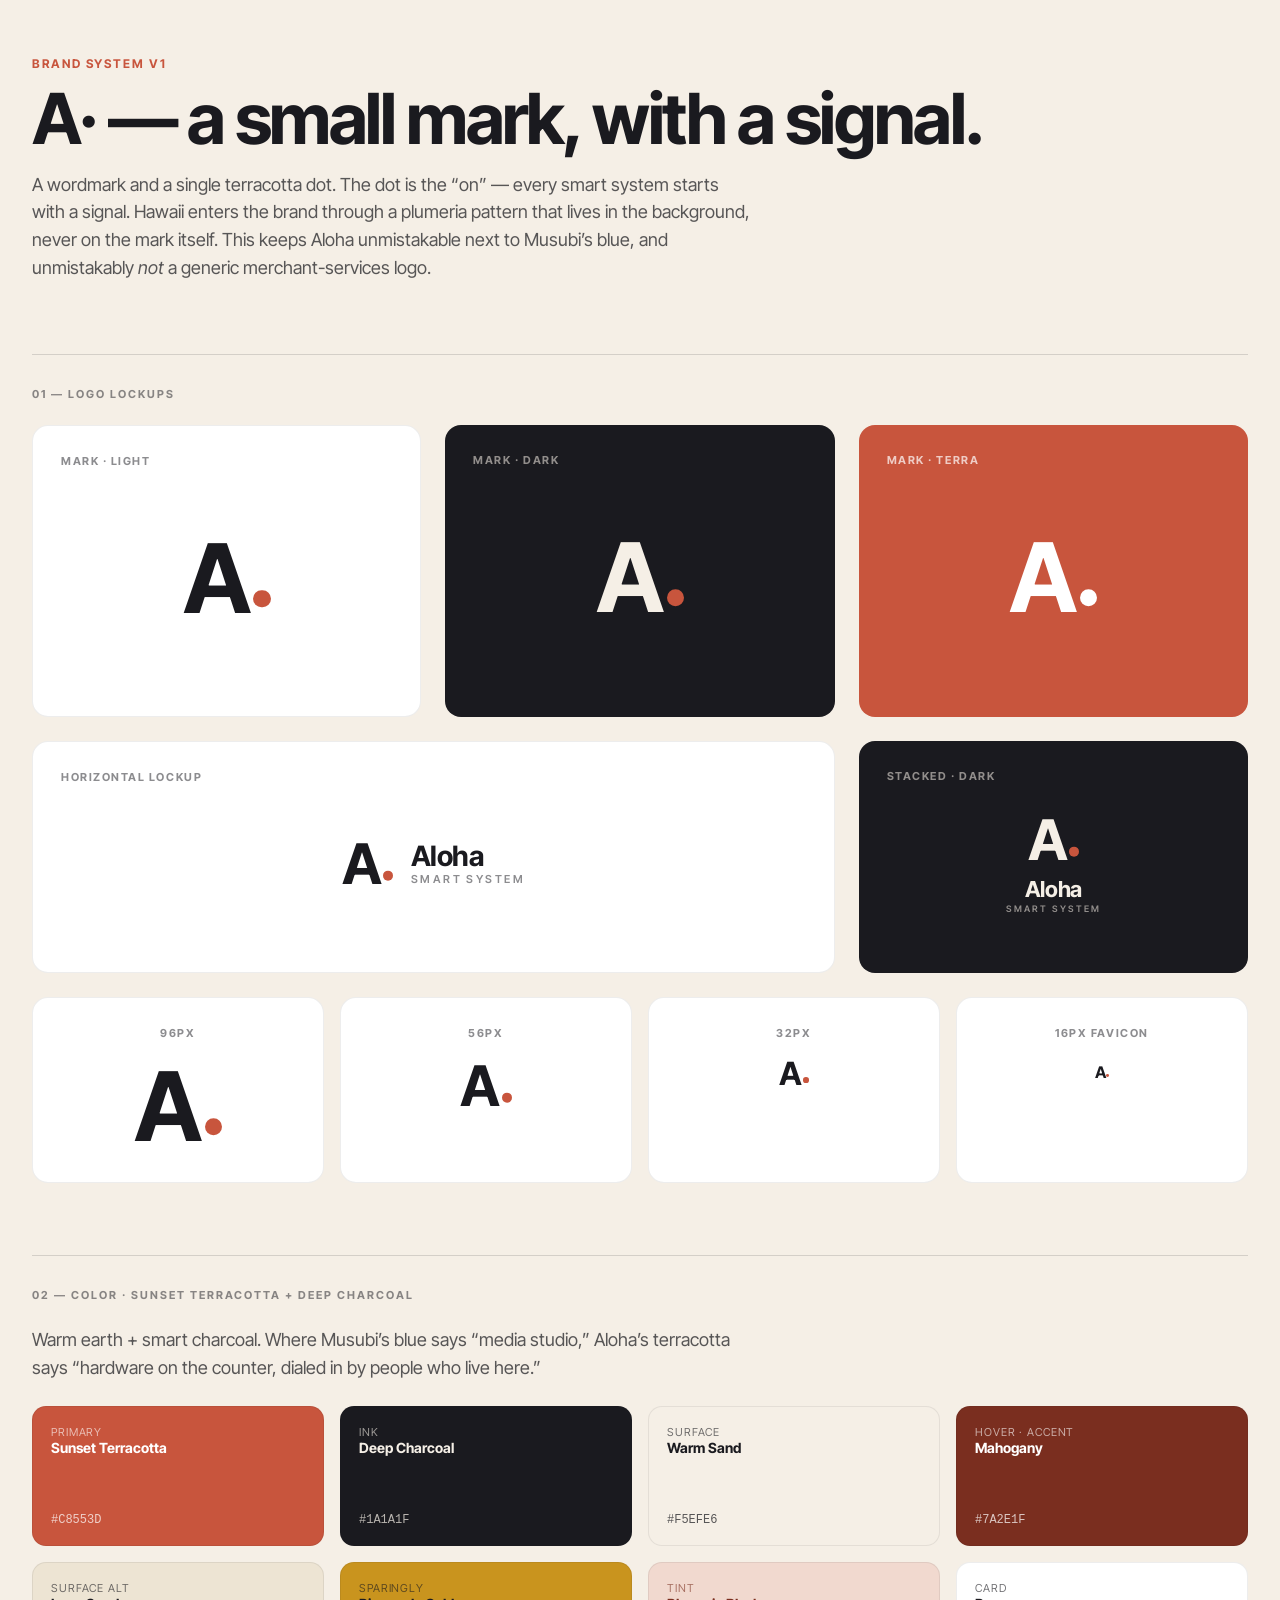
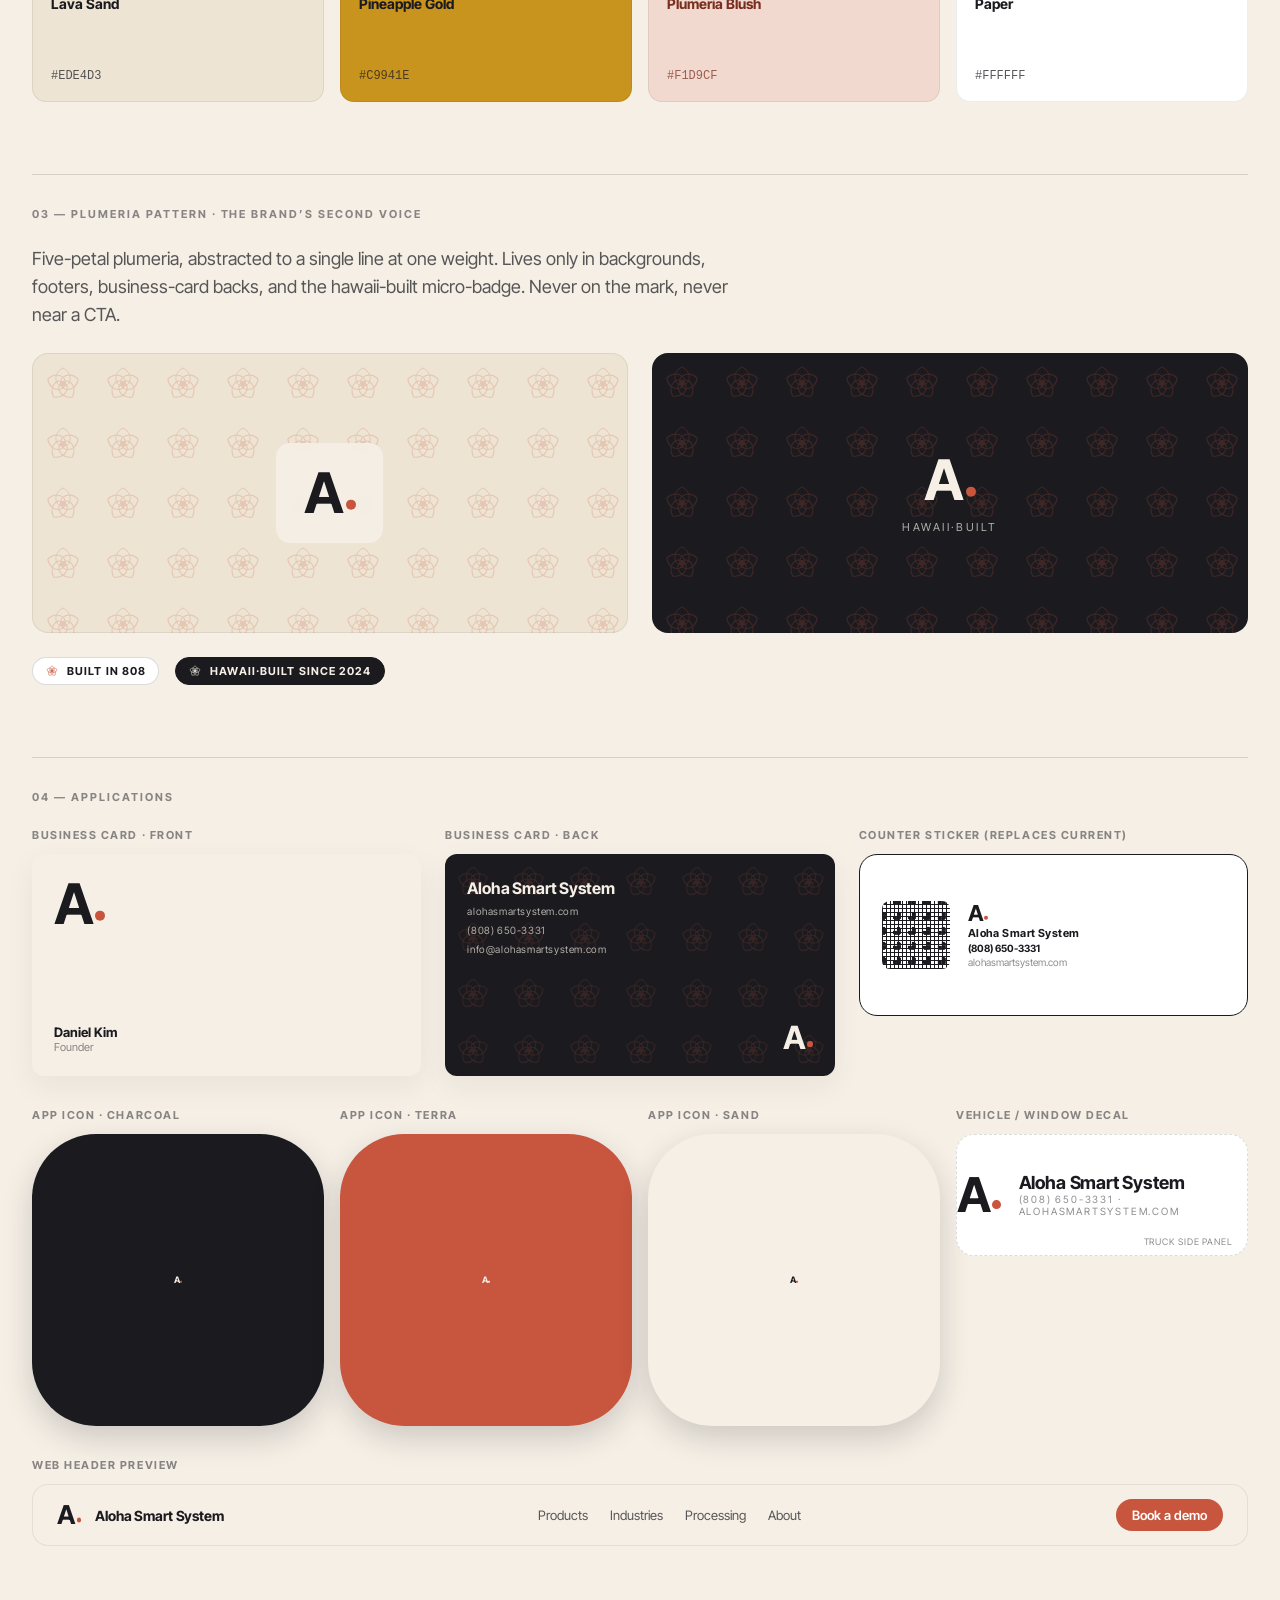
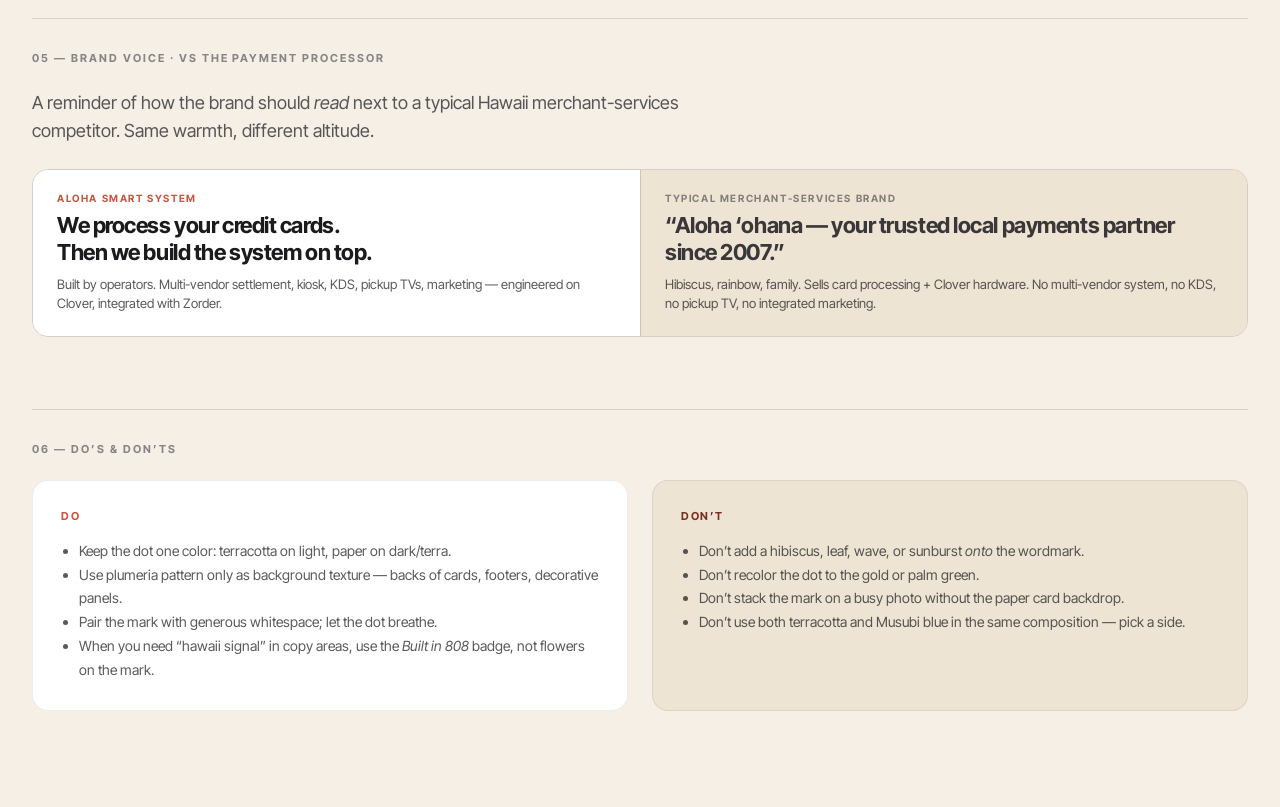
<file: brand-system.html>
<!doctype html>
<html lang="en">
<head>
<meta charset="utf-8" />
<meta name="viewport" content="width=device-width, initial-scale=1" />
<title>Aloha Smart System — Brand System</title>
<link rel="preconnect" href="https://fonts.googleapis.com" />
<link rel="preconnect" href="https://fonts.gstatic.com" crossorigin />
<link href="https://fonts.googleapis.com/css2?family=Inter+Tight:wght@400;500;600;700;800&family=Instrument+Serif&display=swap" rel="stylesheet" />
<style>
  :root {
    --bg: #F5EFE6;
    --bg-2: #EDE4D3;
    --ink: #1A1A1F;
    --ink-70: rgba(26,26,31,0.72);
    --ink-50: rgba(26,26,31,0.5);
    --ink-15: rgba(26,26,31,0.15);
    --ink-08: rgba(26,26,31,0.08);
    --terra: #C8553D;
    --terra-deep: #7A2E1F;
    --terra-pale: #F1D9CF;
    --sand: #F5EFE6;
    --paper: #FFFFFF;
    --gold: #C9941E;
  }
  * { box-sizing: border-box; }
  html, body { margin: 0; background: var(--bg); color: var(--ink); font-family: "Inter Tight", system-ui, sans-serif; -webkit-font-smoothing: antialiased; }
  .wrap { max-width: 1280px; margin: 0 auto; padding: 56px 32px 96px; }
  .eyebrow { font-size: 12px; font-weight: 700; letter-spacing: 0.16em; text-transform: uppercase; color: var(--terra); }
  .h1 { font-size: clamp(40px, 5.5vw, 72px); line-height: 0.96; letter-spacing: -0.035em; font-weight: 700; margin: 14px 0 12px; }
  .h2 { font-size: clamp(24px, 2.5vw, 32px); line-height: 1.1; letter-spacing: -0.02em; font-weight: 700; margin: 0 0 18px; }
  .lede { font-size: 18px; line-height: 1.55; color: var(--ink-70); max-width: 720px; }
  .section { margin-top: 72px; padding-top: 32px; border-top: 1px solid var(--ink-15); }
  .section-eyebrow { font-size: 11px; font-weight: 700; letter-spacing: 0.18em; text-transform: uppercase; color: var(--ink-50); margin-bottom: 24px; }
  .grid-2 { display: grid; grid-template-columns: 1fr 1fr; gap: 24px; }
  .grid-3 { display: grid; grid-template-columns: repeat(3, 1fr); gap: 24px; }
  .grid-4 { display: grid; grid-template-columns: repeat(4, 1fr); gap: 16px; }
  .card { background: var(--paper); border: 1px solid var(--ink-08); border-radius: 16px; padding: 28px; }
  .card-dark { background: var(--ink); color: var(--sand); border: none; }
  .card-terra { background: var(--terra); color: var(--paper); border: none; }
  .label { font-size: 11px; font-weight: 700; letter-spacing: 0.14em; text-transform: uppercase; color: var(--ink-50); }
  .label-on-dark { color: rgba(245,239,230,0.55); }

  /* ---- Logo block ---- */
  .logo-canvas { display: grid; place-items: center; min-height: 220px; }
  .logo-A {
    font-family: "Inter Tight", system-ui, sans-serif;
    font-weight: 700; letter-spacing: -0.04em;
    display: inline-flex; align-items: baseline; gap: 0;
    color: var(--ink);
    line-height: 1;
  }
  .logo-A.large { font-size: 96px; }
  .logo-A.med { font-size: 56px; }
  .logo-A.small { font-size: 32px; }
  .logo-A .dot {
    display: inline-block;
    width: 0.18em; height: 0.18em;
    border-radius: 50%;
    background: var(--terra);
    margin-left: 0.06em;
    transform: translateY(-0.06em);
  }
  .wordmark {
    display: flex; align-items: center; gap: 18px;
  }
  .wordmark-text { display: flex; flex-direction: column; gap: 2px; }
  .wordmark-text .name { font-size: 28px; font-weight: 700; letter-spacing: -0.02em; line-height: 1; }
  .wordmark-text .sub { font-size: 11px; font-weight: 600; letter-spacing: 0.22em; text-transform: uppercase; color: var(--ink-50); }
  .on-dark .name, .on-dark .logo-A { color: var(--sand); }
  .on-dark .sub { color: rgba(245,239,230,0.55); }
  .on-terra .name, .on-terra .logo-A { color: var(--paper); }
  .on-terra .logo-A .dot { background: var(--paper); }
  .on-terra .sub { color: rgba(255,255,255,0.7); }

  /* ---- Color swatches ---- */
  .swatch { border-radius: 14px; padding: 18px; display: flex; flex-direction: column; justify-content: space-between; min-height: 140px; border: 1px solid var(--ink-08); }
  .swatch .name { font-weight: 700; font-size: 14px; }
  .swatch .hex { font-family: "JetBrains Mono", ui-monospace, monospace; font-size: 12px; opacity: 0.72; margin-top: 2px; }
  .swatch .role { font-size: 11px; opacity: 0.6; letter-spacing: 0.08em; text-transform: uppercase; }

  /* ---- Pattern canvas ---- */
  .pattern-bg {
    background-color: var(--bg-2);
    background-image:
      url('data:image/svg+xml;utf8,<svg xmlns="http://www.w3.org/2000/svg" viewBox="0 0 60 60" width="60" height="60"><g fill="none" stroke="%23C8553D" stroke-width="1" stroke-linejoin="round" opacity="0.22"><g transform="translate(30 30)"><path d="M0 -16 C 6 -13 9 -7 6 -1 C 3 3 -3 3 -6 -1 C -9 -7 -6 -13 0 -16 Z"/><g transform="rotate(72)"><path d="M0 -16 C 6 -13 9 -7 6 -1 C 3 3 -3 3 -6 -1 C -9 -7 -6 -13 0 -16 Z"/></g><g transform="rotate(144)"><path d="M0 -16 C 6 -13 9 -7 6 -1 C 3 3 -3 3 -6 -1 C -9 -7 -6 -13 0 -16 Z"/></g><g transform="rotate(216)"><path d="M0 -16 C 6 -13 9 -7 6 -1 C 3 3 -3 3 -6 -1 C -9 -7 -6 -13 0 -16 Z"/></g><g transform="rotate(288)"><path d="M0 -16 C 6 -13 9 -7 6 -1 C 3 3 -3 3 -6 -1 C -9 -7 -6 -13 0 -16 Z"/></g><circle r="2" fill="%23C8553D" stroke="none"/></g></g></svg>');
    background-size: 60px 60px;
  }

  /* ---- Application examples ---- */
  .biz-card { aspect-ratio: 1.75 / 1; border-radius: 12px; padding: 22px; display: flex; flex-direction: column; justify-content: space-between; box-shadow: 0 10px 30px rgba(26,26,31,0.06); }
  .biz-card.front { background: var(--bg); }
  .biz-card.back { background: var(--ink); color: var(--sand); position: relative; overflow: hidden; }
  .biz-card.back::before { content: ''; position: absolute; inset: 0; opacity: 0.18;
    background-image: url('data:image/svg+xml;utf8,<svg xmlns="http://www.w3.org/2000/svg" viewBox="0 0 60 60" width="60" height="60"><g fill="none" stroke="%23C8553D" stroke-width="1" stroke-linejoin="round"><g transform="translate(30 30)"><path d="M0 -16 C 6 -13 9 -7 6 -1 C 3 3 -3 3 -6 -1 C -9 -7 -6 -13 0 -16 Z"/><g transform="rotate(72)"><path d="M0 -16 C 6 -13 9 -7 6 -1 C 3 3 -3 3 -6 -1 C -9 -7 -6 -13 0 -16 Z"/></g><g transform="rotate(144)"><path d="M0 -16 C 6 -13 9 -7 6 -1 C 3 3 -3 3 -6 -1 C -9 -7 -6 -13 0 -16 Z"/></g><g transform="rotate(216)"><path d="M0 -16 C 6 -13 9 -7 6 -1 C 3 3 -3 3 -6 -1 C -9 -7 -6 -13 0 -16 Z"/></g><g transform="rotate(288)"><path d="M0 -16 C 6 -13 9 -7 6 -1 C 3 3 -3 3 -6 -1 C -9 -7 -6 -13 0 -16 Z"/></g><circle r="2" fill="%23C8553D" stroke="none"/></g></g></svg>');
    background-size: 56px 56px;
  }
  .biz-card .person { font-size: 13px; font-weight: 700; }
  .biz-card .role { font-size: 11px; color: var(--ink-50); }
  .biz-card.back .role { color: rgba(245,239,230,0.6); }
  .biz-card .meta { font-size: 10px; letter-spacing: 0.06em; line-height: 1.5; }
  .biz-card.back .meta { position: relative; z-index: 1; }

  .app-icon {
    aspect-ratio: 1; border-radius: 22%;
    background: var(--ink); color: var(--sand);
    display: grid; place-items: center;
    font-family: "Inter Tight", system-ui, sans-serif;
    font-weight: 700; letter-spacing: -0.04em;
    box-shadow: 0 12px 30px rgba(26,26,31,0.18);
    position: relative;
  }
  .app-icon .a { font-size: 56%; line-height: 1; display: inline-flex; align-items: baseline; }
  .app-icon .dot { width: 0.16em; height: 0.16em; border-radius: 50%; background: var(--terra); margin-left: 0.04em; transform: translateY(-0.04em); display: inline-block; }
  .app-icon.terra { background: var(--terra); }
  .app-icon.terra .dot { background: var(--sand); }
  .app-icon.sand { background: var(--sand); color: var(--ink); }

  .sticker {
    aspect-ratio: 2.4 / 1;
    background: var(--paper);
    border: 1.5px solid var(--ink); border-radius: 18px;
    padding: 18px 22px;
    display: flex; align-items: center; gap: 18px;
  }
  .sticker .qr { width: 68px; height: 68px; background:
    conic-gradient(from 0deg, #1A1A1F 0deg, #1A1A1F 90deg, transparent 90deg, transparent 100deg),
    repeating-linear-gradient(45deg, #1A1A1F 0 2px, transparent 2px 4px),
    #1A1A1F;
    border-radius: 8px; flex-shrink: 0;
    background-image:
      linear-gradient(#1A1A1F, #1A1A1F),
      repeating-linear-gradient(0deg, transparent 0 4px, #1A1A1F 4px 6px),
      repeating-linear-gradient(90deg, transparent 0 4px, #1A1A1F 4px 6px);
    background-size: 100% 100%, 100% 100%, 100% 100%;
    background-color: #fff;
    /* fake QR */
    background:
      radial-gradient(circle at 12% 12%, #1A1A1F 12%, transparent 12%) 0 0/22% 22%,
      radial-gradient(circle at 88% 12%, #1A1A1F 12%, transparent 12%) 0 0/22% 22%,
      radial-gradient(circle at 12% 88%, #1A1A1F 12%, transparent 12%) 0 0/22% 22%,
      repeating-linear-gradient(0deg, #1A1A1F 0 1.5px, transparent 1.5px 4px),
      repeating-linear-gradient(90deg, #1A1A1F 0 1.5px, transparent 1.5px 4px),
      #fff;
  }
  .sticker .info { display: flex; flex-direction: column; gap: 2px; min-width: 0; }
  .sticker .info-line { font-size: 10px; color: var(--ink-50); }
  .sticker .info-line strong { color: var(--ink); }

  .nav-preview {
    background: var(--bg);
    border: 1px solid var(--ink-08); border-radius: 16px;
    padding: 14px 24px; display: flex; align-items: center; justify-content: space-between;
    font-size: 13px;
  }
  .nav-preview .nav-links { display: flex; gap: 22px; color: var(--ink-70); }
  .nav-preview .cta { background: var(--terra); color: var(--paper); padding: 8px 16px; border-radius: 999px; font-weight: 600; }

  .vehicle {
    aspect-ratio: 2.4 / 1; border-radius: 18px; background: var(--paper);
    border: 1.5px dashed var(--ink-15);
    display: flex; align-items: center; justify-content: center;
    position: relative; overflow: hidden;
  }
  .vehicle::before {
    content: 'truck side panel';
    position: absolute; bottom: 8px; right: 14px;
    font-size: 9px; color: var(--ink-50); letter-spacing: 0.1em; text-transform: uppercase;
  }

  .badge-808 {
    display: inline-flex; align-items: center; gap: 8px;
    background: var(--paper); border: 1px solid var(--ink-15);
    padding: 6px 12px; border-radius: 999px;
    font-size: 11px; font-weight: 700; letter-spacing: 0.1em; text-transform: uppercase;
    color: var(--ink);
  }
  .badge-808 .flower { width: 14px; height: 14px; }

  .compare-row {
    display: grid; grid-template-columns: 1fr 1fr; gap: 0;
    border: 1px solid var(--ink-15); border-radius: 16px; overflow: hidden;
  }
  .compare-cell { padding: 22px 24px; }
  .compare-cell.us { background: var(--paper); }
  .compare-cell.them { background: var(--bg-2); border-left: 1px solid var(--ink-15); }
  .compare-cell .label-row { font-size: 10px; font-weight: 700; letter-spacing: 0.16em; text-transform: uppercase; margin-bottom: 8px; }
  .compare-cell.us .label-row { color: var(--terra); }
  .compare-cell.them .label-row { color: var(--ink-50); }

</style>
</head>
<body>
<div class="wrap">

  <div class="eyebrow">Brand system v1</div>
  <h1 class="h1">A&middot; — a small mark, with a signal.</h1>
  <p class="lede">A wordmark and a single terracotta dot. The dot is the &ldquo;on&rdquo; — every smart system starts with a signal. Hawaii enters the brand through a plumeria pattern that lives in the background, never on the mark itself. This keeps Aloha unmistakable next to Musubi&rsquo;s blue, and unmistakably <em>not</em> a generic merchant-services logo.</p>

  <!-- LOGO LOCKUPS -->
  <div class="section">
    <div class="section-eyebrow">01 — Logo lockups</div>
    <div class="grid-3">
      <div class="card">
        <div class="label">Mark · light</div>
        <div class="logo-canvas">
          <span class="logo-A large">A<span class="dot"></span></span>
        </div>
      </div>
      <div class="card card-dark on-dark">
        <div class="label label-on-dark">Mark · dark</div>
        <div class="logo-canvas">
          <span class="logo-A large">A<span class="dot"></span></span>
        </div>
      </div>
      <div class="card card-terra on-terra">
        <div class="label" style="color: rgba(255,255,255,0.7)">Mark · terra</div>
        <div class="logo-canvas">
          <span class="logo-A large">A<span class="dot"></span></span>
        </div>
      </div>
    </div>

    <div class="grid-3" style="margin-top: 24px;">
      <div class="card" style="grid-column: span 2;">
        <div class="label">Horizontal lockup</div>
        <div class="logo-canvas" style="min-height: 160px;">
          <div class="wordmark">
            <span class="logo-A med">A<span class="dot"></span></span>
            <div class="wordmark-text">
              <span class="name">Aloha</span>
              <span class="sub">Smart System</span>
            </div>
          </div>
        </div>
      </div>
      <div class="card card-dark on-dark">
        <div class="label label-on-dark">Stacked · dark</div>
        <div class="logo-canvas" style="min-height: 160px;">
          <div style="display: flex; flex-direction: column; align-items: center; gap: 8px;">
            <span class="logo-A med">A<span class="dot"></span></span>
            <div style="display: flex; flex-direction: column; align-items: center; gap: 1px;">
              <span class="name" style="font-size: 22px; font-weight: 700; letter-spacing: -0.02em;">Aloha</span>
              <span class="sub" style="font-size: 9px; font-weight: 600; letter-spacing: 0.22em; text-transform: uppercase;">Smart System</span>
            </div>
          </div>
        </div>
      </div>
    </div>

    <div class="grid-4" style="margin-top: 24px;">
      <div class="card" style="text-align: center;">
        <div class="label" style="margin-bottom: 18px;">96px</div>
        <span class="logo-A large">A<span class="dot"></span></span>
      </div>
      <div class="card" style="text-align: center;">
        <div class="label" style="margin-bottom: 18px;">56px</div>
        <span class="logo-A med">A<span class="dot"></span></span>
      </div>
      <div class="card" style="text-align: center;">
        <div class="label" style="margin-bottom: 18px;">32px</div>
        <span class="logo-A small">A<span class="dot"></span></span>
      </div>
      <div class="card" style="text-align: center;">
        <div class="label" style="margin-bottom: 22px;">16px favicon</div>
        <span class="logo-A" style="font-size: 16px;">A<span class="dot"></span></span>
      </div>
    </div>
  </div>

  <!-- COLOR -->
  <div class="section">
    <div class="section-eyebrow">02 — Color · Sunset Terracotta + Deep Charcoal</div>
    <p class="lede" style="margin-bottom: 24px;">Warm earth + smart charcoal. Where Musubi&rsquo;s blue says &ldquo;media studio,&rdquo; Aloha&rsquo;s terracotta says &ldquo;hardware on the counter, dialed in by people who live here.&rdquo;</p>
    <div class="grid-4">
      <div class="swatch" style="background: var(--terra); color: white;">
        <div><div class="role">Primary</div><div class="name">Sunset Terracotta</div></div>
        <div class="hex">#C8553D</div>
      </div>
      <div class="swatch" style="background: var(--ink); color: var(--sand);">
        <div><div class="role">Ink</div><div class="name">Deep Charcoal</div></div>
        <div class="hex">#1A1A1F</div>
      </div>
      <div class="swatch" style="background: var(--bg); color: var(--ink);">
        <div><div class="role">Surface</div><div class="name">Warm Sand</div></div>
        <div class="hex">#F5EFE6</div>
      </div>
      <div class="swatch" style="background: var(--terra-deep); color: white;">
        <div><div class="role">Hover · accent</div><div class="name">Mahogany</div></div>
        <div class="hex">#7A2E1F</div>
      </div>
      <div class="swatch" style="background: var(--bg-2); color: var(--ink);">
        <div><div class="role">Surface alt</div><div class="name">Lava Sand</div></div>
        <div class="hex">#EDE4D3</div>
      </div>
      <div class="swatch" style="background: var(--gold); color: var(--ink);">
        <div><div class="role">Sparingly</div><div class="name">Pineapple Gold</div></div>
        <div class="hex">#C9941E</div>
      </div>
      <div class="swatch" style="background: var(--terra-pale); color: var(--terra-deep);">
        <div><div class="role">Tint</div><div class="name">Plumeria Blush</div></div>
        <div class="hex">#F1D9CF</div>
      </div>
      <div class="swatch" style="background: var(--paper); color: var(--ink);">
        <div><div class="role">Card</div><div class="name">Paper</div></div>
        <div class="hex">#FFFFFF</div>
      </div>
    </div>
  </div>

  <!-- PATTERN -->
  <div class="section">
    <div class="section-eyebrow">03 — Plumeria pattern · the brand&rsquo;s second voice</div>
    <p class="lede" style="margin-bottom: 24px;">Five-petal plumeria, abstracted to a single line at one weight. Lives only in backgrounds, footers, business-card backs, and the hawaii-built micro-badge. Never on the mark, never near a CTA.</p>
    <div class="grid-2">
      <div class="card pattern-bg" style="min-height: 280px; display: grid; place-items: center;">
        <div style="background: rgba(245,239,230,0.92); padding: 22px 28px; border-radius: 14px; backdrop-filter: blur(4px);">
          <span class="logo-A med">A<span class="dot"></span></span>
        </div>
      </div>
      <div class="card card-dark on-dark" style="position: relative; overflow: hidden; min-height: 280px; display: grid; place-items: center;">
        <div style="position: absolute; inset: 0; opacity: 0.22;
          background-image: url('data:image/svg+xml;utf8,<svg xmlns=&quot;http://www.w3.org/2000/svg&quot; viewBox=&quot;0 0 60 60&quot; width=&quot;60&quot; height=&quot;60&quot;><g fill=&quot;none&quot; stroke=&quot;%23C8553D&quot; stroke-width=&quot;1&quot; stroke-linejoin=&quot;round&quot;><g transform=&quot;translate(30 30)&quot;><path d=&quot;M0 -16 C 6 -13 9 -7 6 -1 C 3 3 -3 3 -6 -1 C -9 -7 -6 -13 0 -16 Z&quot;/><g transform=&quot;rotate(72)&quot;><path d=&quot;M0 -16 C 6 -13 9 -7 6 -1 C 3 3 -3 3 -6 -1 C -9 -7 -6 -13 0 -16 Z&quot;/></g><g transform=&quot;rotate(144)&quot;><path d=&quot;M0 -16 C 6 -13 9 -7 6 -1 C 3 3 -3 3 -6 -1 C -9 -7 -6 -13 0 -16 Z&quot;/></g><g transform=&quot;rotate(216)&quot;><path d=&quot;M0 -16 C 6 -13 9 -7 6 -1 C 3 3 -3 3 -6 -1 C -9 -7 -6 -13 0 -16 Z&quot;/></g><g transform=&quot;rotate(288)&quot;><path d=&quot;M0 -16 C 6 -13 9 -7 6 -1 C 3 3 -3 3 -6 -1 C -9 -7 -6 -13 0 -16 Z&quot;/></g><circle r=&quot;2&quot; fill=&quot;%23C8553D&quot; stroke=&quot;none&quot;/></g></g></svg>');
          background-size: 60px 60px;"></div>
        <div style="position: relative; z-index: 1; text-align: center;">
          <span class="logo-A med">A<span class="dot"></span></span>
          <div style="margin-top: 12px; font-size: 11px; letter-spacing: 0.22em; text-transform: uppercase; color: rgba(245,239,230,0.7);">Hawaii&middot;built</div>
        </div>
      </div>
    </div>

    <div style="margin-top: 24px; display: flex; gap: 16px; flex-wrap: wrap;">
      <div class="badge-808">
        <svg class="flower" viewBox="-30 -30 60 60"><g fill="none" stroke="#C8553D" stroke-width="2" stroke-linejoin="round"><g><path d="M0 -22 C 8 -18 12 -10 8 -2 C 4 4 -4 4 -8 -2 C -12 -10 -8 -18 0 -22 Z"/></g><g transform="rotate(72)"><path d="M0 -22 C 8 -18 12 -10 8 -2 C 4 4 -4 4 -8 -2 C -12 -10 -8 -18 0 -22 Z"/></g><g transform="rotate(144)"><path d="M0 -22 C 8 -18 12 -10 8 -2 C 4 4 -4 4 -8 -2 C -12 -10 -8 -18 0 -22 Z"/></g><g transform="rotate(216)"><path d="M0 -22 C 8 -18 12 -10 8 -2 C 4 4 -4 4 -8 -2 C -12 -10 -8 -18 0 -22 Z"/></g><g transform="rotate(288)"><path d="M0 -22 C 8 -18 12 -10 8 -2 C 4 4 -4 4 -8 -2 C -12 -10 -8 -18 0 -22 Z"/></g><circle r="3" fill="#C8553D" stroke="none"/></g></svg>
        Built in 808
      </div>
      <div class="badge-808" style="background: var(--ink); color: var(--sand); border-color: var(--ink);">
        <svg class="flower" viewBox="-30 -30 60 60"><g fill="none" stroke="#F5EFE6" stroke-width="2" stroke-linejoin="round"><g><path d="M0 -22 C 8 -18 12 -10 8 -2 C 4 4 -4 4 -8 -2 C -12 -10 -8 -18 0 -22 Z"/></g><g transform="rotate(72)"><path d="M0 -22 C 8 -18 12 -10 8 -2 C 4 4 -4 4 -8 -2 C -12 -10 -8 -18 0 -22 Z"/></g><g transform="rotate(144)"><path d="M0 -22 C 8 -18 12 -10 8 -2 C 4 4 -4 4 -8 -2 C -12 -10 -8 -18 0 -22 Z"/></g><g transform="rotate(216)"><path d="M0 -22 C 8 -18 12 -10 8 -2 C 4 4 -4 4 -8 -2 C -12 -10 -8 -18 0 -22 Z"/></g><g transform="rotate(288)"><path d="M0 -22 C 8 -18 12 -10 8 -2 C 4 4 -4 4 -8 -2 C -12 -10 -8 -18 0 -22 Z"/></g><circle r="3" fill="#F5EFE6" stroke="none"/></g></svg>
        Hawaii&middot;built since 2024
      </div>
    </div>
  </div>

  <!-- APPLICATIONS -->
  <div class="section">
    <div class="section-eyebrow">04 — Applications</div>

    <div class="grid-3">
      <div>
        <div class="label" style="margin-bottom: 12px;">Business card · front</div>
        <div class="biz-card front">
          <span class="logo-A med">A<span class="dot"></span></span>
          <div>
            <div class="person">Daniel Kim</div>
            <div class="role">Founder</div>
          </div>
        </div>
      </div>
      <div>
        <div class="label" style="margin-bottom: 12px;">Business card · back</div>
        <div class="biz-card back">
          <div class="meta" style="display: flex; flex-direction: column; gap: 4px;">
            <div style="font-size: 16px; font-weight: 700; letter-spacing: -0.01em;">Aloha Smart System</div>
            <div style="opacity: 0.7;">alohasmartsystem.com</div>
            <div style="opacity: 0.7;">(808) 650-3331</div>
            <div style="opacity: 0.7;">info@alohasmartsystem.com</div>
          </div>
          <div style="position: relative; z-index: 1; align-self: flex-end;">
            <span class="logo-A small" style="color: var(--sand);">A<span class="dot"></span></span>
          </div>
        </div>
      </div>
      <div>
        <div class="label" style="margin-bottom: 12px;">Counter sticker (replaces current)</div>
        <div class="sticker">
          <div class="qr"></div>
          <div class="info">
            <span class="logo-A" style="font-size: 22px;">A<span class="dot"></span></span>
            <div style="font-size: 11px; font-weight: 700; letter-spacing: 0.04em;">Aloha Smart System</div>
            <div class="info-line"><strong>(808) 650-3331</strong></div>
            <div class="info-line">alohasmartsystem.com</div>
          </div>
        </div>
      </div>
    </div>

    <div class="grid-4" style="margin-top: 32px;">
      <div>
        <div class="label" style="margin-bottom: 12px;">App icon · charcoal</div>
        <div class="app-icon"><span class="a">A<span class="dot"></span></span></div>
      </div>
      <div>
        <div class="label" style="margin-bottom: 12px;">App icon · terra</div>
        <div class="app-icon terra"><span class="a">A<span class="dot"></span></span></div>
      </div>
      <div>
        <div class="label" style="margin-bottom: 12px;">App icon · sand</div>
        <div class="app-icon sand"><span class="a">A<span class="dot"></span></span></div>
      </div>
      <div>
        <div class="label" style="margin-bottom: 12px;">Vehicle / window decal</div>
        <div class="vehicle">
          <div style="display: flex; align-items: center; gap: 18px;">
            <span class="logo-A" style="font-size: 48px;">A<span class="dot"></span></span>
            <div>
              <div style="font-size: 18px; font-weight: 700; letter-spacing: -0.01em;">Aloha Smart System</div>
              <div style="font-size: 10px; color: var(--ink-50); letter-spacing: 0.18em; text-transform: uppercase;">(808) 650-3331 · alohasmartsystem.com</div>
            </div>
          </div>
        </div>
      </div>
    </div>

    <div style="margin-top: 32px;">
      <div class="label" style="margin-bottom: 12px;">Web header preview</div>
      <div class="nav-preview">
        <div style="display: flex; align-items: center; gap: 14px;">
          <span class="logo-A" style="font-size: 26px;">A<span class="dot"></span></span>
          <div style="font-weight: 700; font-size: 14px; letter-spacing: -0.01em;">Aloha Smart System</div>
        </div>
        <div class="nav-links">
          <span>Products</span><span>Industries</span><span>Processing</span><span>About</span>
        </div>
        <div class="cta">Book a demo</div>
      </div>
    </div>
  </div>

  <!-- vs Gravity positioning -->
  <div class="section">
    <div class="section-eyebrow">05 — Brand voice · vs the payment processor</div>
    <p class="lede" style="margin-bottom: 24px;">A reminder of how the brand should <em>read</em> next to a typical Hawaii merchant-services competitor. Same warmth, different altitude.</p>
    <div class="compare-row">
      <div class="compare-cell us">
        <div class="label-row">Aloha Smart System</div>
        <div style="font-size: 22px; line-height: 1.25; font-weight: 700; letter-spacing: -0.02em; margin-bottom: 8px;">We process your credit cards.<br/>Then we build the system on top.</div>
        <div style="font-size: 13px; color: var(--ink-70); line-height: 1.5;">Built by operators. Multi-vendor settlement, kiosk, KDS, pickup TVs, marketing — engineered on Clover, integrated with Zorder.</div>
      </div>
      <div class="compare-cell them">
        <div class="label-row">Typical merchant-services brand</div>
        <div style="font-size: 22px; line-height: 1.25; font-weight: 700; letter-spacing: -0.02em; margin-bottom: 8px; opacity: 0.85;">&ldquo;Aloha &lsquo;ohana — your trusted local payments partner since 2007.&rdquo;</div>
        <div style="font-size: 13px; color: var(--ink-70); line-height: 1.5;">Hibiscus, rainbow, family. Sells card processing + Clover hardware. No multi-vendor system, no KDS, no pickup TV, no integrated marketing.</div>
      </div>
    </div>
  </div>

  <!-- Don'ts -->
  <div class="section">
    <div class="section-eyebrow">06 — Do&rsquo;s &amp; don&rsquo;ts</div>
    <div class="grid-2">
      <div class="card">
        <div class="label" style="color: var(--terra); margin-bottom: 16px;">Do</div>
        <ul style="margin: 0; padding-left: 18px; font-size: 14px; line-height: 1.7; color: var(--ink-70);">
          <li>Keep the dot one color: terracotta on light, paper on dark/terra.</li>
          <li>Use plumeria pattern only as background texture &mdash; backs of cards, footers, decorative panels.</li>
          <li>Pair the mark with generous whitespace; let the dot breathe.</li>
          <li>When you need &ldquo;hawaii signal&rdquo; in copy areas, use the <em>Built in 808</em> badge, not flowers on the mark.</li>
        </ul>
      </div>
      <div class="card" style="background: var(--bg-2);">
        <div class="label" style="color: var(--terra-deep); margin-bottom: 16px;">Don&rsquo;t</div>
        <ul style="margin: 0; padding-left: 18px; font-size: 14px; line-height: 1.7; color: var(--ink-70);">
          <li>Don&rsquo;t add a hibiscus, leaf, wave, or sunburst <em>onto</em> the wordmark.</li>
          <li>Don&rsquo;t recolor the dot to the gold or palm green.</li>
          <li>Don&rsquo;t stack the mark on a busy photo without the paper card backdrop.</li>
          <li>Don&rsquo;t use both terracotta and Musubi blue in the same composition &mdash; pick a side.</li>
        </ul>
      </div>
    </div>
  </div>

</div>
</body>
</html>
</file>
